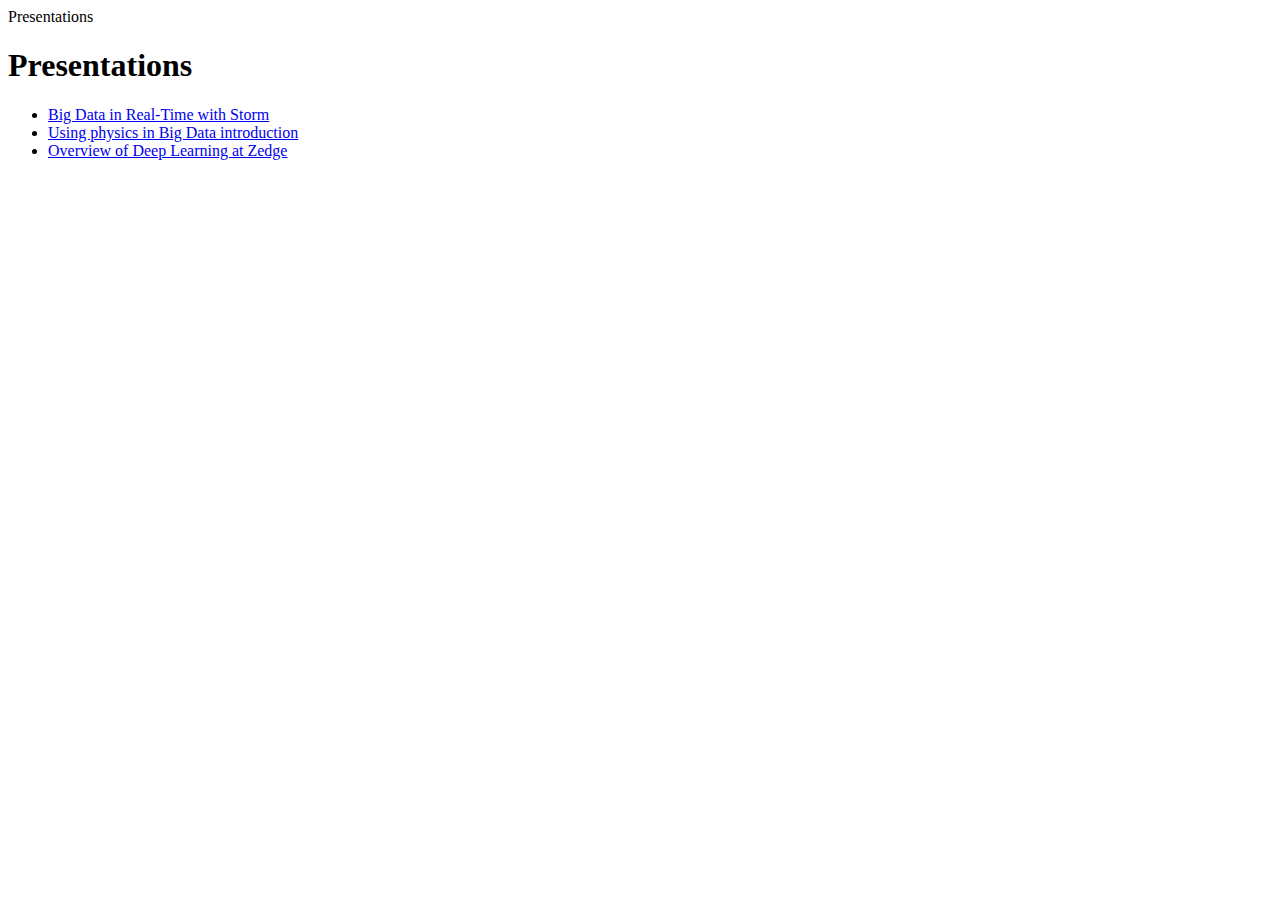
<file: index.html>
<html>
  <head>Presentations</head>
  <body>
    <h1>Presentations</h1>
    <ul>
      <li><a href="big_data_storm/">Big Data in Real-Time with Storm</a></li>
      <li><a href="big_data_physics/">Using physics in Big Data introduction</a></li>
      <li><a href="deep_learning_zedge/">Overview of Deep Learning at Zedge</a></li>
    </ul>
  </body>
</html>
</file>
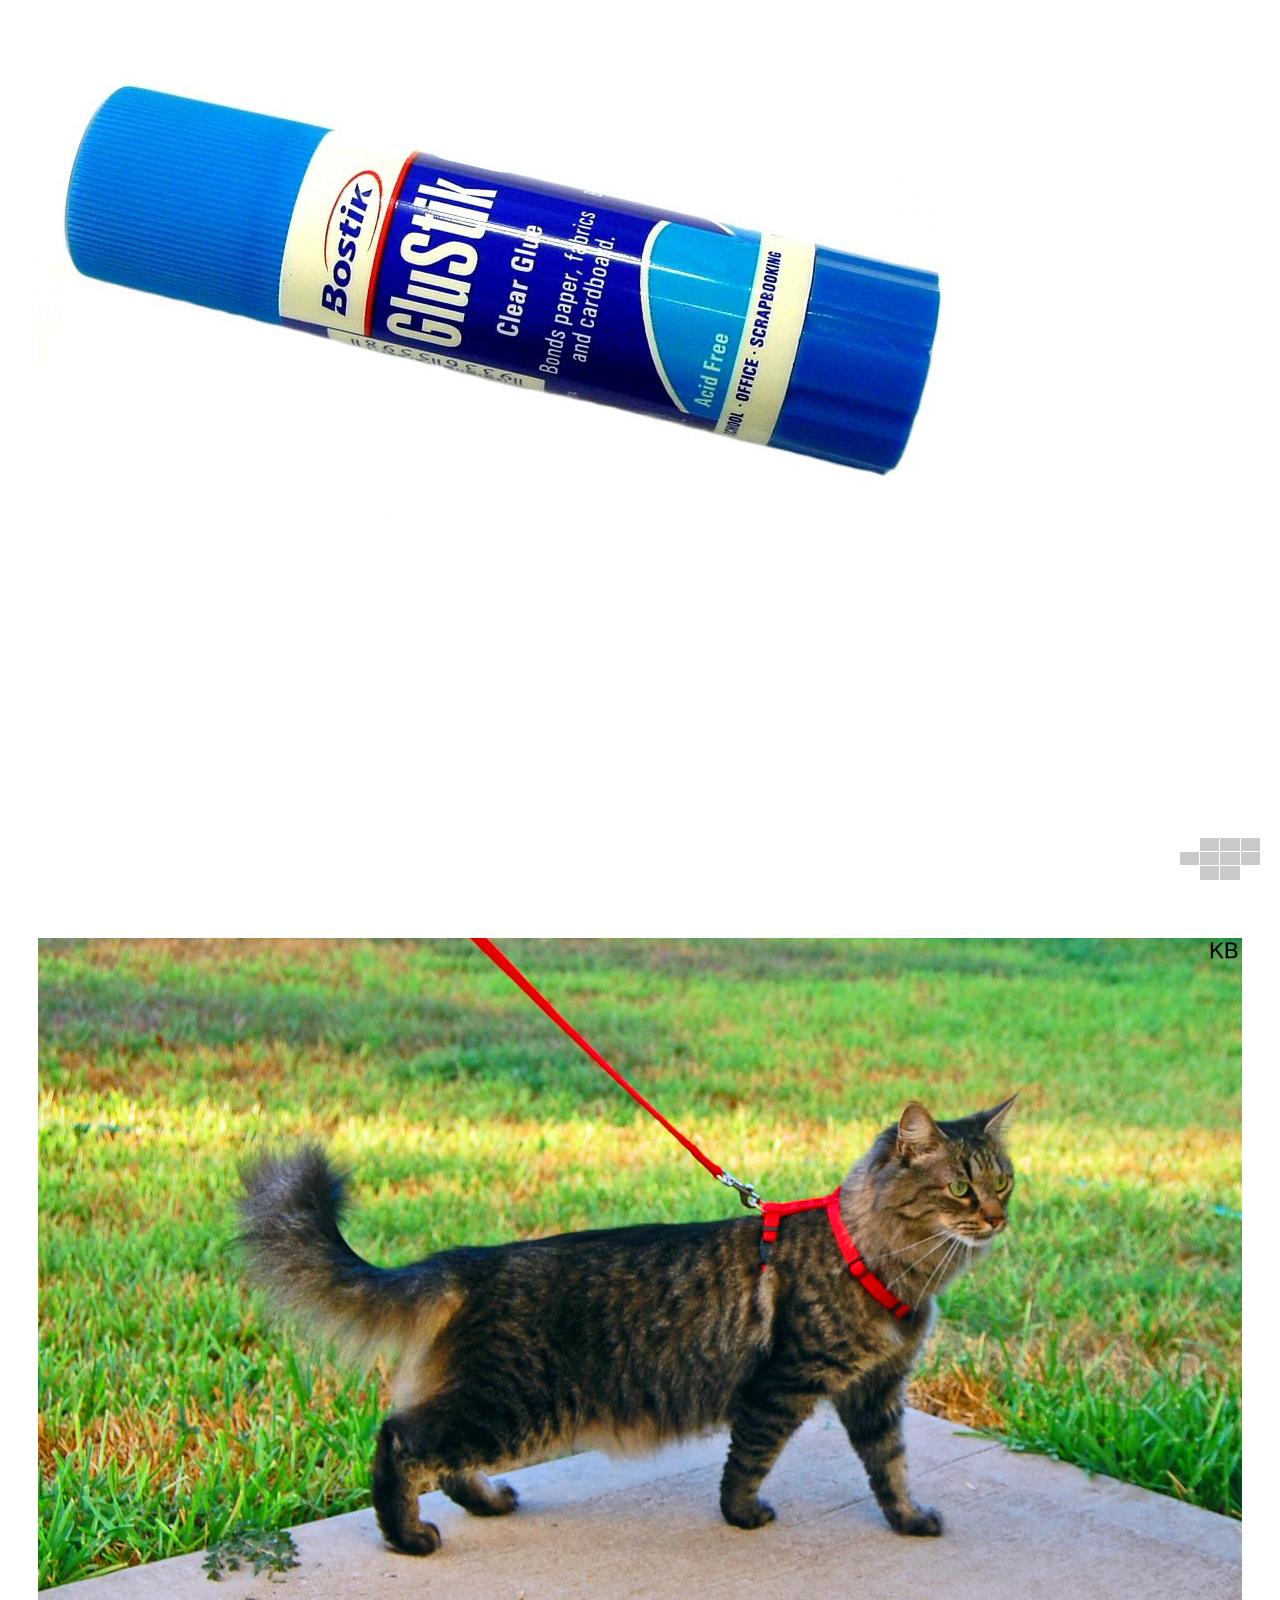
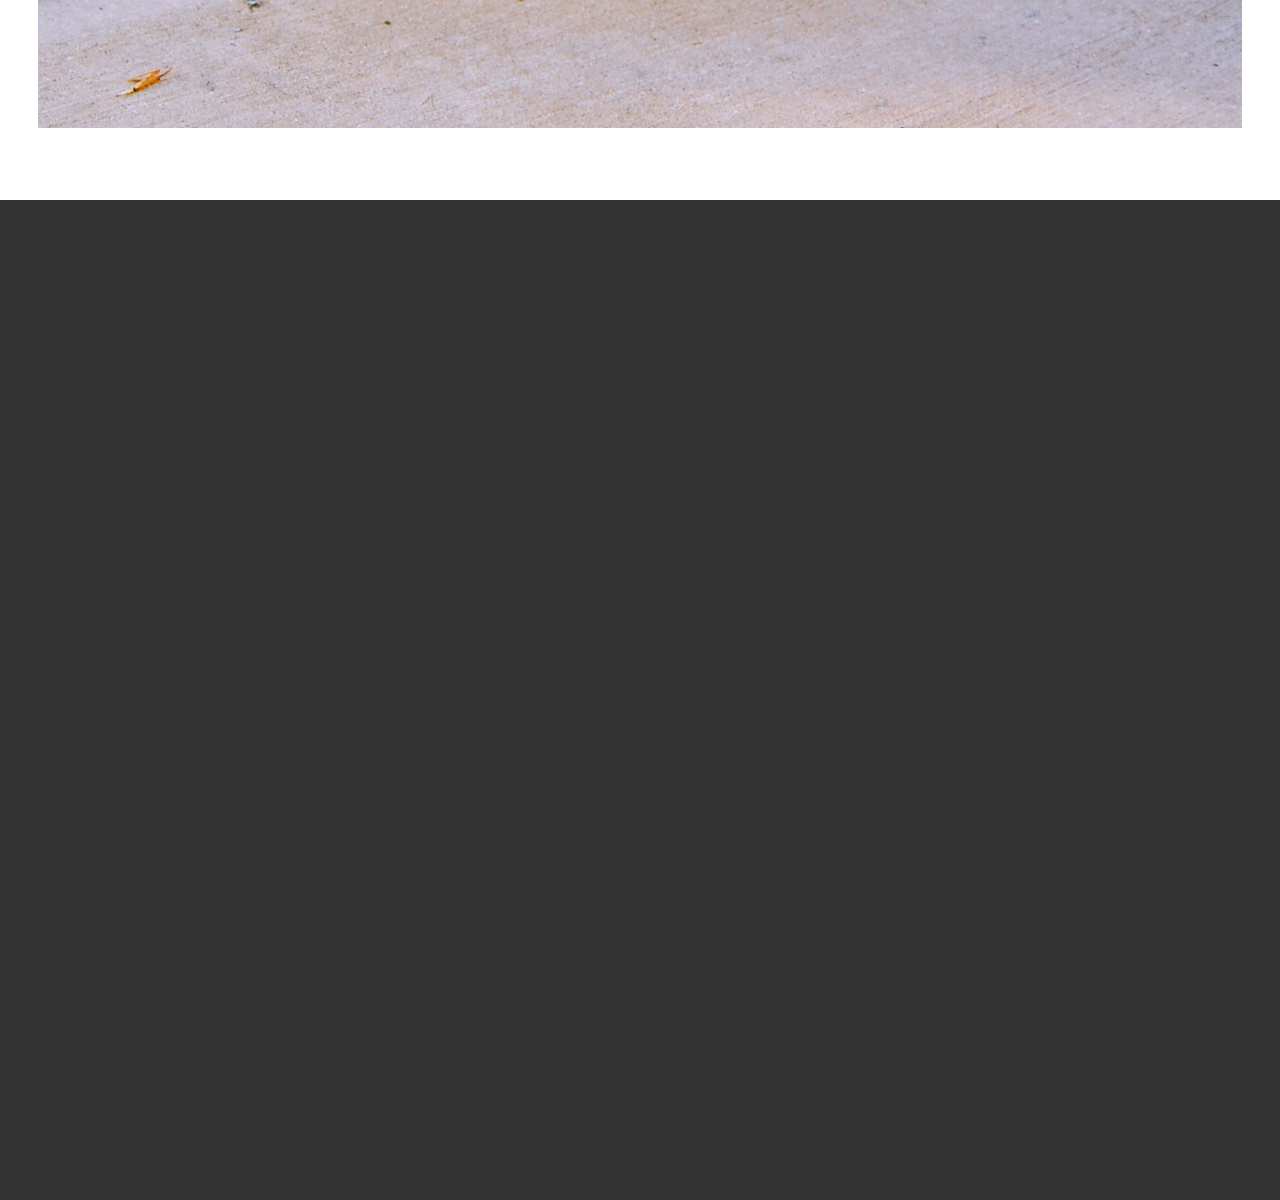
<file: big_data_physics/index.html>
<!DOCTYPE HTML>
<!--[if IE 6]>
<html id="ie6" lang="en-US" class="ie ie6 lt-ie9">
<![endif]-->
<!--[if IE 7]>
<html id="ie7" lang="en-US" class="ie ie7 lt-ie9">
<![endif]-->
<!--[if IE 8]>
<html id="ie8" lang="en-US" class="ie ie8 lt-ie9">
<![endif]-->
<!--[if gte IE 9]>
<html lang="en-US" class="ie ie9">
<![endif]-->
<!--[if !(IE)]><!-->
<html lang="en-US" class="">
<!--<![endif]-->
<head>
  <meta charset="UTF-8">
  <meta name="viewport" content="initial-scale=1.0">
  <meta name="apple-mobile-web-app-capable" content="yes">

  <title>Big Data in Real-Time with Storm</title>
  <link rel="stylesheet" href="assets/css/reset.css">
  <link rel="stylesheet" href="css/flowtime.css">
  <link rel="stylesheet" href="css/themes/zedge.css">
  <link rel="stylesheet" href="assets/css/prism.css">
</head>
<body>
  
  <div class="flowtime">
    <div class="ft-section" data-id="section-1">
      <div id="/section-2/page-1" class="ft-page cover" data-id="Cover">
        <img src="img/glue.jpg" />
      </div>
      <div id="/section-2/page-2" class="ft-page cover" data-id="page-1">
        <img src="img/Cat_harness_and_leash.jpg" />
      </div>
    </div>

    <div class="ft-section" data-id="section-2">
      <div id="/section-2/page-1" class="ft-page" data-id="page-1">
        <img src="img/Measuring_Tape_Inch+CM.jpg" />
      </div>
      <div id="/section-2/page-2" class="ft-page" data-id="page-2">
        <h2>Activity</h2>
          <h1>Total Traffic</h1>
          <hr />
          <h1>Active Users</h1>
      </div>
        <div id="/section-2/page-3" class="ft-page" data-id="page-3">
            <h2>Retention</h2>
            <h1>DAU</h1>
            <hr />
            <h1>MAU</h1>
        </div>
    </div>

    <div class="ft-section" data-id="section-3">
      <div id="/section-3/page-1" class="ft-page" data-id="page-1" data-title="Good">
          <h2>The good</h2>
          <h1>Simple</h1>
          <h1>Understandable</h1>
          <h1>Easy calculation</h1>
      </div>
      <div id="/section-3/page-2" class="ft-page" data-id="page-2" data-title="Bad">
        <h2>The bad</h2>
        <h1>Just a definition</h1>
        <h1>Not scale invariant</h1>
      </div>
        <div id="/section-3/page-3" class="ft-page" data-id="page-3" data-title="Ugly">
            <h2>The ugly</h2>
            <h1>DAU&nbsp;/&nbsp;MAU &#x2260; HAU&nbsp;/&nbsp;DAU</h1>
            <h1>DT&nbsp;/&nbsp;DAU &#x2260; HT&nbsp;/&nbsp;HAU</h1>
            <h1>Seasonal</h1>
            <h1>Delayed effect</h1>
        </div>
    </div>

    <div class="ft-section" data-id="section-4">
      <div id="/section-4/page-1" class="ft-page" data-id="page-1">
        <h1>Solution?</h1>
      </div>
        <div id="/section-4/page-2" class="ft-page" data-id="page-2">
            <img src="img/nima.jpg">
        </div>
    </div>
  </div>

  <div class="loglog"></div>

  <script src="js/brav1toolbox.js"></script>
  <script src="js/flowtime.js"></script>
  <script src="assets/js/prism.js"></script>

  <script type="text/javascript">
    var cacheTitle = document.title.replace("Big Data in Real-Time with Storm", "");
    var _gaq = _gaq || [];
    _gaq.push(['_setAccount', 'UA-1228618-10']);
    _gaq.push(['_trackPageview']);
    _gaq.push(['_trackEvent', 'Flowtime', 'Landing', document.title]);
    (function() {
    var ga = document.createElement('script'); ga.type = 'text/javascript'; ga.async = true;
    ga.src = ('https:' == document.location.protocol ? 'https://ssl' : 'http://www') + '.google-analytics.com/ga.js';
    var s = document.getElementsByTagName('script')[0]; s.parentNode.insertBefore(ga, s);
    })();
    
    // Configuration API test
    Flowtime.showProgress(true);
    //
    // event management
    Flowtime.addEventListener("flowtimenavigation", onNavigation, false);
    function onNavigation(e)
    {
      _gaq.push(['_trackEvent', 'Flowtime', 'Navigation', cacheTitle + ' > ' + document.title.replace("Flowtime.js | ", "")]);
      // console.log(cacheTitle + ' > ' + document.title.replace("Flowtime.js | ", ""));
      cacheTitle = document.title.replace("Big Data in Real-Time with Storm | ", "");
    }
    // starts the application with configuration options
    Flowtime.start();
  </script>
  <script type="text/javascript" src="http://slidemote.jit.su/slidemote.js#flowtime"></script>
</body>
</html>
</file>
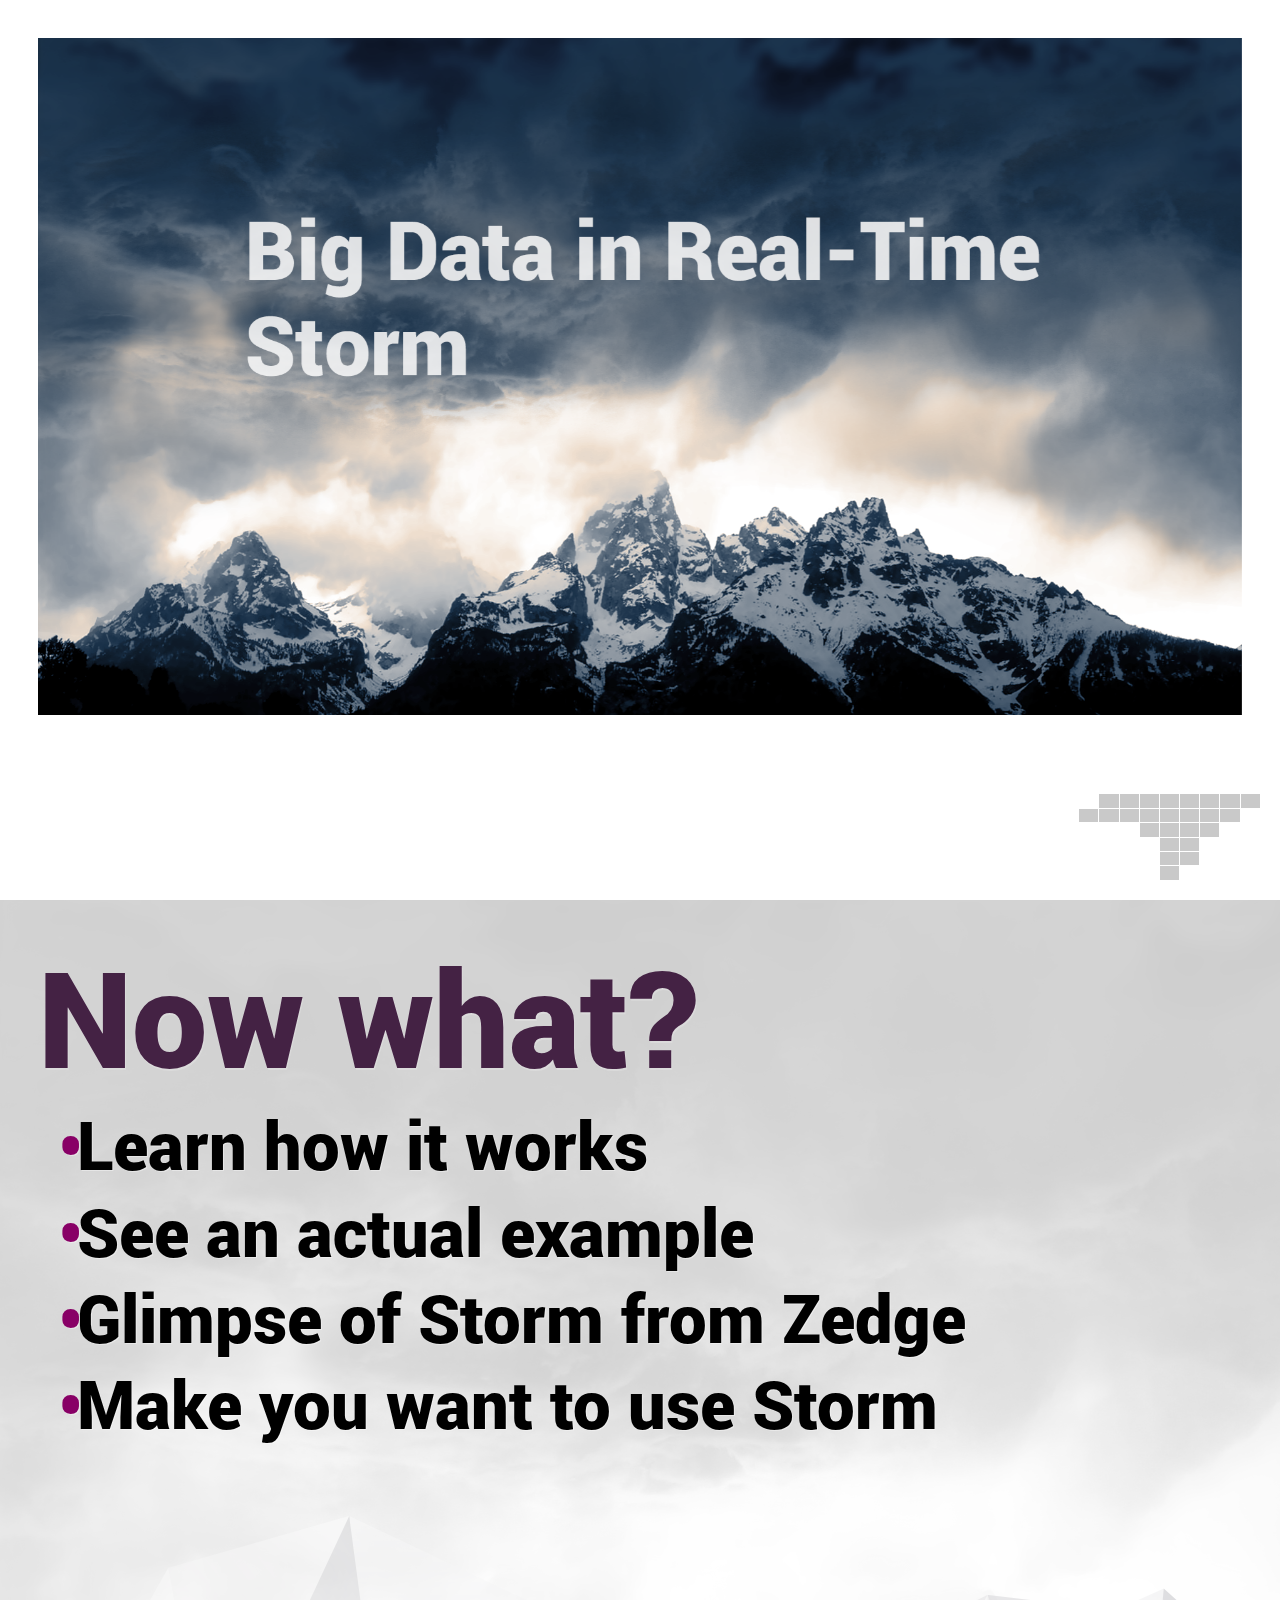
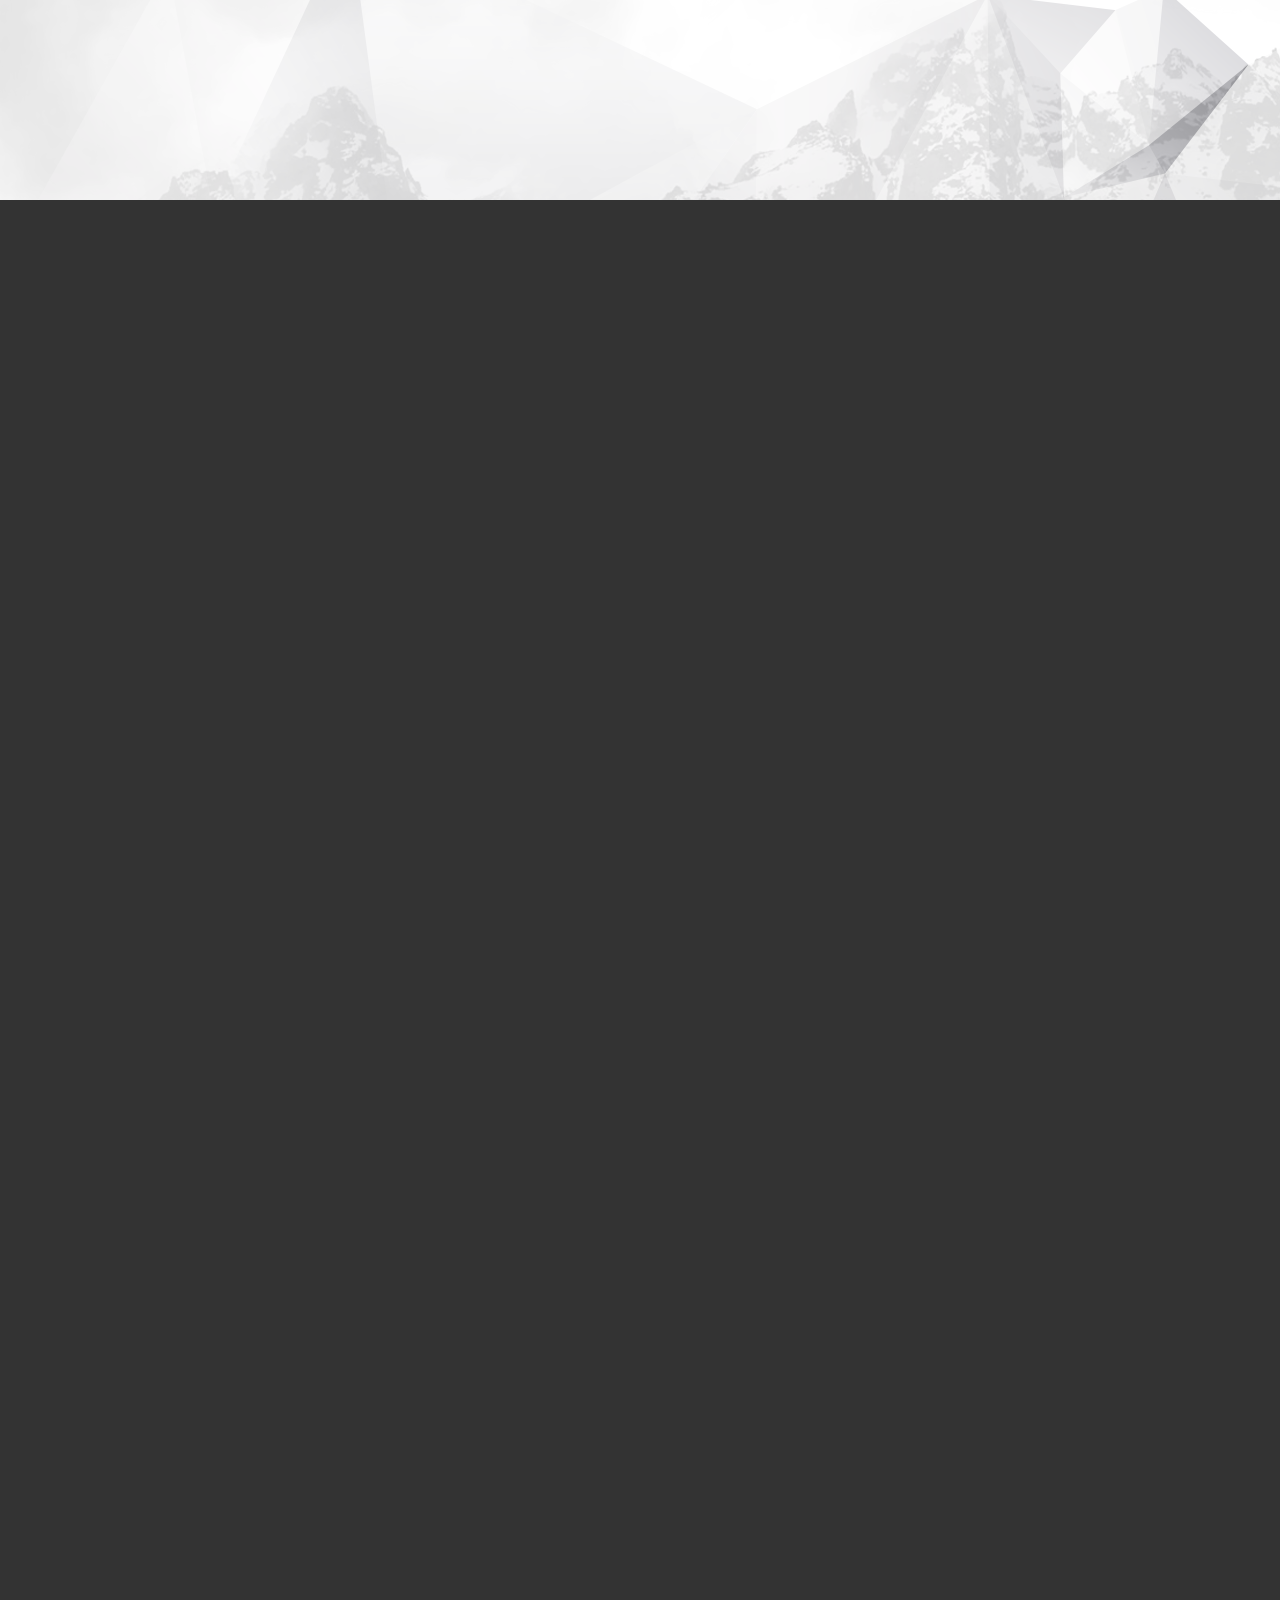
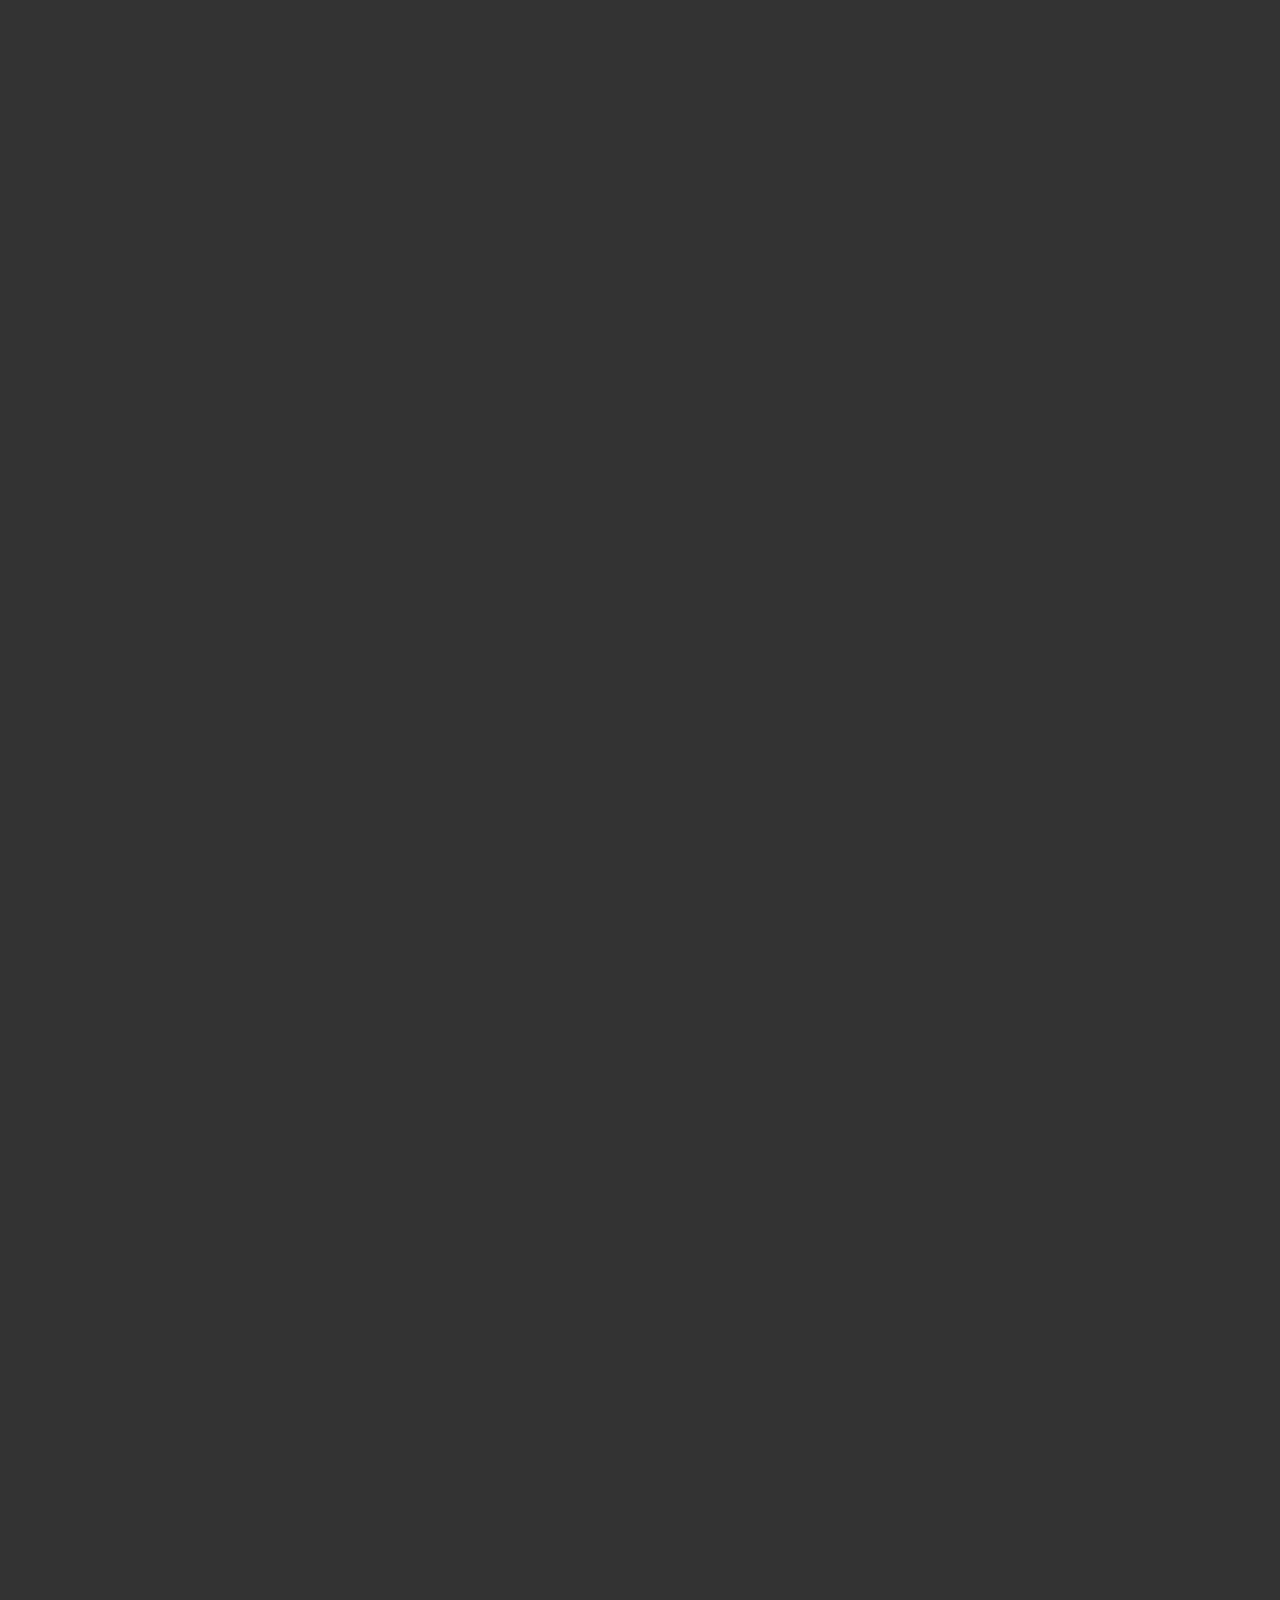
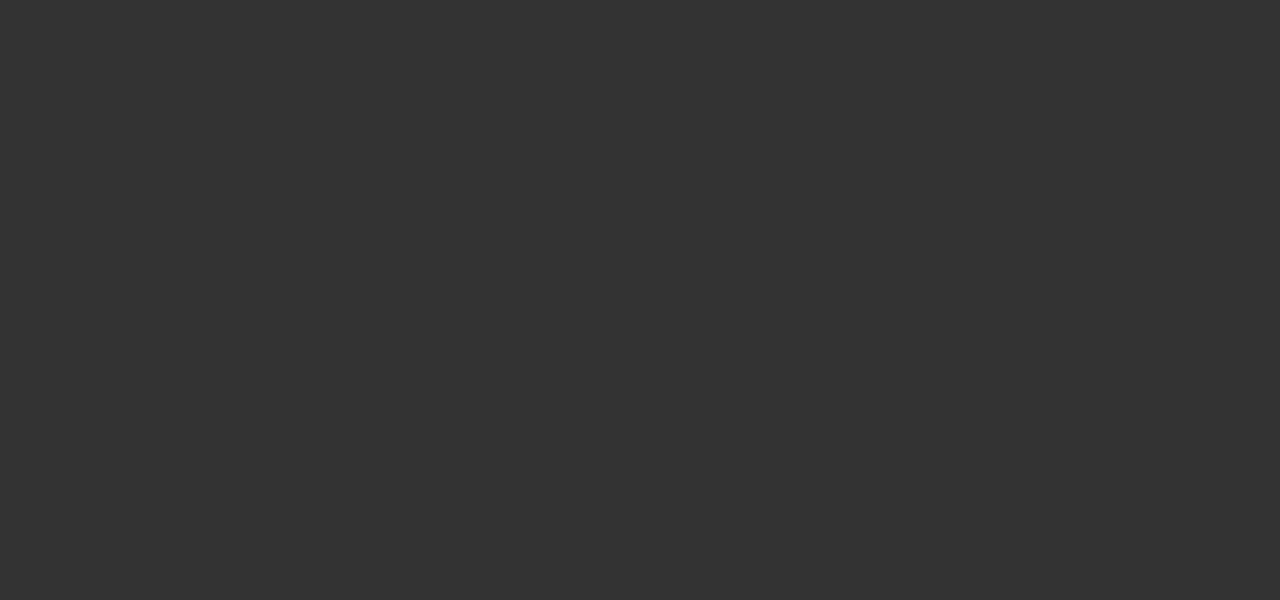
<file: big_data_storm/index.html>
<!DOCTYPE HTML>
<!--[if IE 6]>
<html id="ie6" lang="en-US" class="ie ie6 lt-ie9">
<![endif]-->
<!--[if IE 7]>
<html id="ie7" lang="en-US" class="ie ie7 lt-ie9">
<![endif]-->
<!--[if IE 8]>
<html id="ie8" lang="en-US" class="ie ie8 lt-ie9">
<![endif]-->
<!--[if gte IE 9]>
<html lang="en-US" class="ie ie9">
<![endif]-->
<!--[if !(IE)]><!-->
<html lang="en-US" class="">
<!--<![endif]-->
<head>
  <meta charset="UTF-8">
  <meta name="viewport" content="initial-scale=1.0">
  <meta name="apple-mobile-web-app-capable" content="yes">

  <title>Big Data in Real-Time with Storm</title>
  <link rel="stylesheet" href="assets/css/reset.css">
  <link rel="stylesheet" href="css/flowtime.css">
  <link rel="stylesheet" href="css/themes/zedge.css">
  <link rel="stylesheet" href="assets/css/prism.css">
</head>
<body>
  
  <div class="flowtime">
    <div class="ft-section" data-id="section-1">
      <div id="/section-2/page-1" class="ft-page cover" data-id="Cover">
        <img src="img/big_data_slide3.png" />
      </div>
      <div id="/section-2/page-2" class="ft-page" data-id="page-1">
        <h1>Now what?</h1>
        <ul>
          <li>Learn how it works</li>
          <li>See an actual example</li>
          <li>Glimpse of Storm from Zedge</li>
          <li>Make you want to use Storm</li>
        </ul>
      </div>
    </div>

    <div class="ft-section" data-id="section-2">
      <div id="/section-2/page-1" class="ft-page" data-id="page-1">
        <h1>The road to Storm</h1>
        <p>Batch with Hadoop</p>
        <ul>
          <li>MapReduce, Pig</li>
          <li>Workflow engines, i.e. oozie</li>
        </ul>
      </div>
      <div id="/section-2/page-2" class="ft-page" data-id="page-2">
        <h1>The need for Storm</h1>
        <ul>
          <li>Duplicated processing</li>
          <li>Delayed results</li>
          <li>Complexity in combining messages</li>
        <ul>
      </div>
    </div>

    <div class="ft-section" data-id="section-3">
      <div id="/section-3/page-1" class="ft-page" data-id="page-1" data-title="Zedge App">
        <img src="img/android_games_screenshot.png" />
      </div>
      <div id="/section-3/page-2" class="ft-page" data-id="page-2">
        <h1>Example</h1>
        <p>We show game catalog to user</p>
        <p>We do not want to show installed games</p>
        <p>We want to filter server side</p>
      </div>
    </div>

    <div class="ft-section" data-id="section-4">
      <div id="/section-4/page-1" class="ft-page" data-id="page-1">
        <h1>A Storm Topology</h1>
        <img src="img/topology.png" />
        <p>Processing pipeline is called topology</p>
        <p>Complex structures possible</p>
      </div>
      <div id="/section-4/page-2" class="ft-page" data-id="page-2">
        <h1>Spout</h1>
        <p>A source of streams</p>
        <ul>
          <li>Message broker like Kafka</li>
          <li>Any stream with an open API</li>
        </ul>
      </div>
      <div id="/section-4/page-3" class="ft-page" data-id="page-3">
        <h1>Bolt</h1>
        <p>A processing step</p>
        <ul>
          <li>Filter</li>
          <li>Aggregator</li>
          <li>Database connection</li>
        </ul>
      </div>
    </div>

    <div class="ft-section" data-id="section-5">
      <div id="/section-5/page-1" class="ft-page" data-id="page-1">
        <h1>A real-life example</h1>
        <img src="img/android_games_screenshot.png" />
      </div>
      <div id="/section-5/page-2" class="ft-page" data-id="page-2">
        <h1>Events from Scribe</h1>
        <p>1000-2000 messages per second</p>
        <p>Bursts of much higher load</p>
      </div>
      <div id="/section-5/page-3" class="ft-page" data-id="page-3">
        <h1>Filtering</h1>
        <p>Interesting subset of messages</p>
        <p>Ignore other messages</p>
      </div>
      <div id="/section-5/page-4" class="ft-page" data-id="page-4">
        <h1>Map data to internal formats</h1>
        <p>For each game:</p>
        <ol>
          <li>Lookup internal id</li>
          <li>Ignore if no internal id</li>
          <li>Keep internal id</li>
        </ol>
      </div>
      <div id="/section-5/page-5" class="ft-page" data-id="page-5">
        <h1>Synchronize data map</h1>
        <p>Lookup in CouchDB view too slow</p>
        <p>Cache view</p>
        <p>Refresh every 5 minutes</p>
      </div>
      <div id="/section-5/page-6" class="ft-page" data-id="page-5">
        <h1>Store data in Redis</h1>
        <p>Multiple Redis servers</p>
        <p>TwemProxy/Nutcracker</p>
        <p>Jedis library with connection pool</p>
      </div>
    </div>

    <div class="ft-section" data-id="section-6">
      <div id="/section-6/page-1" class="ft-page" data-id="page-1">
        <h1>Storm UI</h1>
        <img src="img/storm.png" />
      </div>
      <div id="/section-6/page-2" class="ft-page parallax-demo" data-id="page-2">
        <h1>ScribeSpout</h1>
        <img src="img/spouts.png" />
      </div>
      <div id="/section-6/page-3" class="ft-page" data-id="page-3">
        <h1>Bolts</h1>
        <img src="img/bolts.png" />
      </div>
      <div id="/section-6/page-4" class="ft-page" data-id="page-4">
        <h1>Executors</h1>
        <img src="img/executors.png" />
      </div>
      <div id="/section-6/page-5" class="ft-page" data-id="page-5">
        <h1>Topology</h1>
        <img src="img/topology_stats.png" />
      </div>
    </div>

    <div class="ft-section" data-id="section-7">
      <div id="/section-7/page-1" class="ft-page" data-id="page-1" data-title="Burst">
        <img src="img/burst.png" />
      </div>
      <div id="/section-7/page-2" class="ft-page" data-id="page-2">
        <h1>10 minute stats</h1>
        <h1 class="attention">Emitted: 17141360</h1>
        <h1 class="attention">Acked: 16501980</h1>
      </div>
      <div id="/section-7/page-3" class="ft-page" data-id="page-3">
        <h1>Events per second</h1>
        <h1 class="attention">Emitted: 28568</h1>
        <h1 class="attention">Acked: 27503</h1>
      </div>
    </div>
    <div class="ft-section" data-id="section-7">
      <div id="/section-1/page-1" class="ft-page" data-id="page-1" data-title="Zedge">
	<img src="img/zedge_logo.png" />
	<p>The leading mobile distribution &amp; discovery service</p>
	<!--p>Every day, millions of users come to Zedge for great games and personalization content</p-->
        <p class="page-title">Zedge (<a href="http://www.zedge.net/" target="_blank">zedge.net</a>)</p>
        <img class="full-image" src="img/android_ios_phones_isolated.png" />
      </div>
      <div id="/section-1/page-2" class="ft-page" data-id="page-2" data-title="Knut">
	<img src="img/knut.png">
        <p>Just a Data Scientist</p>
	<p>and a team lead</p>
	<p>but mostly a geek who's been around a while</p>
        <p class="page-title">Knut O. Hellan (<a href="https://twitter.com/KnutHellan" target="_blank">@KnutHellan</a>)</p>
      </div>
    </div>

    <div class="ft-section" data-id="section-8">
      <div id="/section-8/page-1" class="ft-page" data-id="page-1">
        <h1>Storm</h1>
        <p>Get started at <a href="http://storm-project.net/">storm-project.net</a></p>
        <p>Starter project</p>
        <p>Installation instructions</p>
        <p>Use any language supported by Thrift</p>
      </div>
    </div>
  </div>

  <div class="loglog"></div>

  <script src="js/brav1toolbox.js"></script>
  <script src="js/flowtime.js"></script>
  <script src="assets/js/prism.js"></script>

  <script type="text/javascript">
    var cacheTitle = document.title.replace("Big Data in Real-Time with Storm", "");
    var _gaq = _gaq || [];
    _gaq.push(['_setAccount', 'UA-1228618-10']);
    _gaq.push(['_trackPageview']);
    _gaq.push(['_trackEvent', 'Flowtime', 'Landing', document.title]);
    (function() {
    var ga = document.createElement('script'); ga.type = 'text/javascript'; ga.async = true;
    ga.src = ('https:' == document.location.protocol ? 'https://ssl' : 'http://www') + '.google-analytics.com/ga.js';
    var s = document.getElementsByTagName('script')[0]; s.parentNode.insertBefore(ga, s);
    })();
    
    // Configuration API test
    Flowtime.showProgress(true);
    //
    // event management
    Flowtime.addEventListener("flowtimenavigation", onNavigation, false);
    function onNavigation(e)
    {
      _gaq.push(['_trackEvent', 'Flowtime', 'Navigation', cacheTitle + ' > ' + document.title.replace("Flowtime.js | ", "")]);
      // console.log(cacheTitle + ' > ' + document.title.replace("Flowtime.js | ", ""));
      cacheTitle = document.title.replace("Big Data in Real-Time with Storm | ", "");
    }
    // starts the application with configuration options
    Flowtime.start();
  </script>
  <script type="text/javascript" src="http://slidemote.jit.su/slidemote.js#flowtime"></script>
</body>
</html>
</file>
<file: big_data_physics/css/flowtime.css>
/* STRUCTURE */

	html, body {
		width: 100%;
		height: 100%;
		-webkit-text-size-adjust:none;
	}

	body { 
		white-space: nowrap; 	/* disable the wrapping of the space between articles */
	}

	.flowtime {
		font-size: 0; 			/* removes the white spaces between inline-block elements */
								/* WARNING! this technique does non remove the white-space in Safari for Windows */
								/* unless you use this hack: http://absolide.tumblr.com/post/36597829434/safari-inline-block-white-spaces-bug-fix */
								/* you can use any other white-space removal technique as per: http://css-tricks.com/fighting-the-space-between-inline-block-elements/ */
		width: 100%;
		height: 100%;
		     -o-transform-origin: 0 0;
		    -ms-transform-origin: 0 0;
		   -moz-transform-origin: 0 0;
		-webkit-transform-origin: 0 0;
				transform-origin: 0 0;
		     -o-transform: translateZ(0);
		    -ms-transform: translateZ(0);
		   -moz-transform: translateZ(0);
		-webkit-transform: translateZ(0);
				transform: translateZ(0);
		     -o-backface-visibility: hidden;
		    -ms-backface-visibility: hidden;
		   -moz-backface-visibility: hidden;
		-webkit-backface-visibility: hidden;
				backface-visibility: hidden;
		     -o-transition:      -o-transform 0.5s cubic-bezier(.77, .10, .22, 1);
		   -moz-transition:    -moz-transform 0.5s cubic-bezier(.77, .10, .22, 1);
		-webkit-transition: -webkit-transform 0.5s cubic-bezier(.77, .10, .22, 1);
				transition:         transform 0.5s cubic-bezier(.77, .10, .22, 1);
				
	}

	.flowtime.no-transition {
		     -o-transition:      -o-transform 0s;
		   -moz-transition:    -moz-transform 0s;
		-webkit-transition: -webkit-transform 0s;
				transition:         transform 0s;
	}

/* SECTIONS (COLUMNS) */

	/* base section */
	.ft-section {
		width: 100%;
		height: 100%;

		position: relative;
		
		     -o-transform: translateZ(0);
		    -ms-transform: translateZ(0);
		   -moz-transform: translateZ(0);
		-webkit-transform: translateZ(0);
				transform: translateZ(0);
		
	}

	/* section and section thumb alignment */
	.ft-section, .ft-section-thumb {
		font-size: 16px; 		/* reset the regular font size, in the old way… */
		font-size: 1rem; 		/* and in the modern way */
		white-space: normal;
		display: inline-block;	/* let the block elements stay on the same line */
								/* used together the white-space: nowrap; declaration */
								/* the elements doesn't break the line */
		vertical-align: top; 	/* fix the default alignement for the inline-block elements (default: baseline) */
								/* if different from "top" set Flowtime.slideWithPx(true) */
	}

/* PAGES */

	/* base page */
	.ft-page {
		   -moz-box-sizing: border-box;
		-webkit-box-sizing: border-box;
		        box-sizing: border-box;
		width: 100%;
		height: 100%;
		position: relative;
		z-index: auto;
		/**
		 * GPU acceleration disabled to drop down memory consuption on tablet and smartphones
		 */
		/*
			 -o-transform: translateZ(0);
		    -ms-transform: translateZ(0);
		   -moz-transform: translateZ(0);
		-webkit-transform: translateZ(0);
				transform: translateZ(0);
		*/
	}
	
	/**
	 * GPU acceleration enabled only on the pages involved in the slide animation to ensure no glitches on transition
	 */
	.ft-page.actual,
	.ft-page.actual-out {
		z-index: 100;
		     -o-transform: translateZ(0);
		    -ms-transform: translateZ(0);
		   -moz-transform: translateZ(0);
		-webkit-transform: translateZ(0);
				transform: translateZ(0);
	}

	/* pages in overview mode */
	.ft-overview .ft-page {
		opacity: 0.5;
		cursor: pointer;
		     -o-transition: all 0.5s cubic-bezier(.77, .10, .22, 1);
		   -moz-transition: all 0.5s cubic-bezier(.77, .10, .22, 1);
		-webkit-transition: all 0.5s cubic-bezier(.77, .10, .22, 1);
				transition: all 0.5s cubic-bezier(.77, .10, .22, 1);
		     -o-transform: scale(0.95);
		    -ms-transform: scale(0.95);
		   -moz-transform: scale(0.95);
		-webkit-transform: scale(0.95);
				transform: scale(0.95);
		     -o-transform-origin: 50% 50%;
		    -ms-transform-origin: 50% 50%;
		   -moz-transform-origin: 50% 50%;
		-webkit-transform-origin: 50% 50%;
				transform-origin: 50% 50%;
	}

	.ft-overview .ft-page * {
		pointer-events: none;
	}

/* JAVASCRIPT NAVIGATION HOOKS */

	.ft-absolute-nav {
		overflow: hidden;
	}


	.ft-absolute-nav .flowtime {
		position: absolute;
	}

/* EYE CANDY OVERRIDABLE CLASSES AND PROPERTIES */

/* FRAGMENTS */

	.ft-fragment {
		opacity: 0;
		     -o-transition: all 0.3s cubic-bezier(.77, .10, .22, 1);
		   -moz-transition: all 0.3s cubic-bezier(.77, .10, .22, 1);
		-webkit-transition: all 0.3s cubic-bezier(.77, .10, .22, 1);
				transition: all 0.3s cubic-bezier(.77, .10, .22, 1);
		     -o-transform: translateZ(0);
		    -ms-transform: translateZ(0);
		   -moz-transform: translateZ(0);
		-webkit-transform: translateZ(0);
				transform: translateZ(0);
	}

	.ft-fragment.revealed.step {
		opacity: 0.3;
	}

	.ft-fragment.revealed.shy {
		opacity: 0;
	}

	.ft-fragment.revealed,
	.ft-fragment.revealed-temp,
	.ft-fragment.revealed.actual {
		opacity: 1;
	}

/* DEFAULT PROGRESS */

	.ft-default-progress {
		position: fixed;
		bottom: 16px;
		bottom: 1rem;
		right: 16px;
		right: 1rem;
		z-index: 1000;
		opacity: 0.3;
		     -o-transition: all 0.5s cubic-bezier(.77, .10, .22, 1);
		   -moz-transition: all 0.5s cubic-bezier(.77, .10, .22, 1);
		-webkit-transition: all 0.5s cubic-bezier(.77, .10, .22, 1);
				transition: all 0.5s cubic-bezier(.77, .10, .22, 1);
	}

	.ft-default-progress:hover {
		opacity: 1;
	}

	/* default progress disappears when in overview mode */
	.ft-overview .ft-default-progress {
		opacity: 0;
		pointer-events: none;
	}

	/* default progress page thumb */
	.ft-page-thumb {
		   -moz-box-sizing: border-box;
		-webkit-box-sizing: border-box;
		        box-sizing: border-box;
		width: 1rem;
		height: 0.7rem;
		margin-right: 1px;
		margin-bottom: 1px;
		background-color: rgba(0,0,0,0.7);
		cursor: pointer;
		     -o-transition: all 0.5s cubic-bezier(.77, .10, .22, 1);
		   -moz-transition: all 0.5s cubic-bezier(.77, .10, .22, 1);
		-webkit-transition: all 0.5s cubic-bezier(.77, .10, .22, 1);
				transition: all 0.5s cubic-bezier(.77, .10, .22, 1);
	}

	.ft-page-thumb:hover {
		background-color: rgba(255,255,255,0.7);
	}

	.ft-page-thumb.actual {
		background-color: rgba(255,255,255,0.5);
		border: 1px solid #ffffff;	
	}

	/* overview mode page highlighting */

	.ft-overview .ft-page.actual {
		opacity: 0.25;
	}

	.ft-overview .ft-page.hilite {
		opacity: 1;
	}

	.ft-overview .ft-page:hover {
		opacity: 1;
	}

/* HARDWARE ACCELERATED ELEMENTS */
/* I've not used * because causes issues with current Chrome */

	img {
			 -o-transform: translateZ(0);
		    -ms-transform: translateZ(0);
		   -moz-transform: translateZ(0);
		-webkit-transform: translateZ(0);
				transform: translateZ(0);
		     -o-backface-visibility: hidden;
		    -ms-backface-visibility: hidden;
		   -moz-backface-visibility: hidden;
		-webkit-backface-visibility: hidden;
				backface-visibility: hidden;
	}

/* PARALLAX MANAGEMENT */

 	.parallax {
 		position: relative;
		     -o-transition: all 0.5s cubic-bezier(.50, .10, .50, 1);
		   -moz-transition: all 0.5s cubic-bezier(.50, .10, .50, 1);
		-webkit-transition: all 0.5s cubic-bezier(.50, .10, .50, 1);
				transition: all 0.5s cubic-bezier(.50, .10, .50, 1);
	}
 	
	.ft-overview .parallax {
		     -o-transform: translateZ(0) !important;
		    -ms-transform: translateZ(0) !important;
		   -moz-transform: translateZ(0) !important;
		-webkit-transform: translateZ(0) !important;
				transform: translateZ(0) !important;
	}
</file>
<file: big_data_physics/css/themes/zedge.css>
/* Generated by Font Squirrel (http://www.fontsquirrel.com) on October 22, 2012 05:21:39 PM America/New_York */
@font-face {
    font-family: 'Roboto';
    src: url('../../assets/fonts/roboto-1.100141/Roboto-Black.ttf') format('truetype');
    font-weight: bold;
    font-style: normal;
}

/* Generated by Font Squirrel (http://www.fontsquirrel.com) on December 29, 2012 05:04:11 AM America/New_York */

@font-face {
    font-family: 'Roboto';
    src: url('../../assets/fonts/roboto-1.100141/Roboto-Black.ttf') format('truetype');
    font-weight: normal;
    font-style: normal;

}

/* theme */

html {
	font-size: 100%;
	line-height: 1.5rem;
	background-color: #333333;
	color: black;
	text-shadow: 1px 1px 0 rgba(255, 255, 255, 0.4);
}

body {
	font-family: "Roboto", sans-serif;
}

.navigation, .credits, .switches {
	display: none;
}

.ft-page {
	padding: 2rem;
        /* background-image:url('slider_background_texture2.png');*/
	background-color: #ffffff;
        background-repeat:no-repeat;
}

.full-image {
  position:absolute;
  top: 0;
  left: 0;
  margin: 0;
  padding: 0;
}
.cover {
        background-image: none;
}

.phones {
        background-image:url('android_ios_phones.png');
}

.flowtime h1,
.flowtime h2,
.flowtime h3,
.flowtime h4,
.flowtime h5,
.flowtime h6,
.flowtime p,
.flowtime ul,
.flowtime ol,
.flowtime dl,
.flowtime li,
.flowtime dt,
.flowtime dd {
	display: block;
	     -o-transition: all 0.3s cubic-bezier(.77, .10, .22, 1);
	   -moz-transition: all 0.3s cubic-bezier(.77, .10, .22, 1);
	-webkit-transition: all 0.3s cubic-bezier(.77, .10, .22, 1);
			transition: all 0.3s cubic-bezier(.77, .10, .22, 1);
}

/* headings */

.flowtime h1,
.flowtime h2,
.flowtime h3,
.flowtime h4,
.flowtime h5,
.flowtime h6 {
	font-family: "Roboto";
	font-weight: bold;
	color: #cccccc;
	text-shadow: 1px 2px 0 rgba(255,255,255,0.2);
}

.flowtime h1 {
	//font-size: 3.5rem;
	font-size: 7.0rem;
	//line-height: 3rem;
	line-height: 6rem;
	color: #442244;
	margin: 1rem 0 2rem 0;
}

.flowtime h2 {
	font-size: 2.5rem;
	line-height: 2.5rem;
	margin: 2rem 0;
}

.flowtime h3 {
	font-size: 2rem;
	line-height: 2rem;
	margin: 2rem 0;
}

.flowtime h4,
.flowtime h5,
.flowtime h6 {
	font-size: 1.75rem;
	line-height: 2rem;
	margin: 2rem 0;
}

/* paragraph */

.flowtime p {
	//font-size: 1.75rem;
	font-size: 3.5rem;
	//line-height: 2rem;
	line-height: 4rem;
	margin: 2rem 0;
}

/* lists */

.flowtime ul,
.flowtime ol,
.flowtime dl {
	//font-size: 1.75rem;
	font-size: 3.5rem;
	//line-height: 2rem;
	line-height: 4rem;
	margin: 2rem 0;
}

.flowtime ul,
.flowtime ol,
.flowtime dl {
	margin: 0 2rem;
}

.flowtime li,
.flowtime dd {
	//line-height: 1.75rem;
	line-height: 3.5rem;
	margin-bottom: 1rem;
	position: relative;
}

.flowtime dt {
	position: relative;
}

.flowtime ul li:before,
.flowtime dl dt:before {
	content: "\2022";
	text-align: right;
	color: #880066;
	margin-right: 0.5rem;
	display: inline-block;
	position: absolute;
	left: -1rem;
}

.flowtime ol {
	counter-reset: list;
}

.flowtime ol li:before {
	content: counter(list) ".";
	counter-increment: list;
	font-size: 0.75em;
	color: #880066;
	margin-right: 0.5rem;
	display: inline-block;
	position: relative;
	top: -0.075em;
}

.flowtime dl dd {
	font-size: 0.8em;
	margin-left: 1rem;
}

.flowtime small {
	font-size: 0.6em;
	vertical-align: middle;
}

.flowtime pre,
.flowtime code {
	font-family: monospace;
	margin: 1rem 0;
}

.flowtime strong {
	font-weight: bold;
	color: #ffdd00;
	text-shadow: 1px 2px 0 #000000, 1px -1px 0 rgba(0,0,0,0.3), -1px -1px 0 rgba(0,0,0,0.3), -1px 1px 0 rgba(0,0,0,0.3)
}

/* quotes and citations */

.flowtime q {
	quotes: "“" "”";
}

.flowtime q:before {
	content: open-quote;
}

.flowtime q:after {
	content: close-quote;
}

.flowtime blockquote {
	font-size: 1.5rem;
	margin: 1.5rem 2rem;
	padding: 1rem;
	background-color: rgba(0,0,0,0.3);
	border-left: 0.5rem solid rgba(255,255,255,0.5);
	border-radius: 0.5rem;
}

.flowtime q,
.flowtime cite,
.flowtime blockquote {
	font-style: italic;
}

/* variations */

.flowtime .small {
	font-size: 0.6em;
}

.flowtime .attention {
	color: #ff0000;
	text-shadow: 1px 2px 0 #000000, 1px -1px 0 rgba(0,0,0,0.3), -1px -1px 0 rgba(0,0,0,0.3), -1px 1px 0 rgba(0,0,0,0.3)
}

.flowtime sup {
	font-size: 0.7em;
	position: relative;
	top: -0.5em;
}

/* links and focus */

.flowtime a,
.flowtime a:link,
.flowtime a:visited,
.flowtime a:hover,
.flowtime a:active,
.flowtime a:focus, 
.flowtime a:hover img,
.flowtime a:active img,
.flowtime a:focus img {
	color: #32affc;
	text-shadow: 1px 1px 0 #000000;
	     -o-transition: all 0.3s;
	   -moz-transition: all 0.3s;
	-webkit-transition: all 0.3s;
			transition: all 0.3s;
}

.flowtime a:hover,
.flowtime a:active,
.flowtime a:focus, 
.flowtime a:hover img,
.flowtime a:active img,
.flowtime a:focus img {
	color: #ff9900;
	outline: none;
	background-color: rgba(255,255,255,0.2);
	-webkit-box-shadow: 1px 2px 10px 0 rgba(0,0,0,0.5);
	        box-shadow: 1px 2px 10px 0 rgba(0,0,0,0.5);
}

.flowtime a:hover img,
.flowtime a:active img,
.flowtime a:focus img {
	-webkit-box-shadow: 1px 2px 10px 5px rgba(0,0,0,0.5);
	        box-shadow: 1px 2px 10px 5px rgba(0,0,0,0.5);
}

/* stackable content */

.flowtime .stack {
	width: 100%;
	height: 100%;
	margin: 1rem 0;
	position: relative;
}

.flowtime .stacked {
	width: 100%;
	position: absolute;
	top: 0;
	left: 0;
}

.flowtime img {
	max-width: 100%;
	max-height: 100%;
	display: block;
}

/* horizontally and vertically centered stackable content */

.flowtime .stack-center {
	text-align: center;
	white-space: nowrap;
	position: absolute;
	top: 	2rem;
	right: 	2rem;
	bottom: 2rem;
	left: 	2rem;
}

.flowtime .stack-center:before {
	content: "";
	height: 100%;
	display: inline-block;
	vertical-align: middle;
}

.flowtime .stack-center .stacked-center {
	white-space: normal;
	max-width: 100%;
	max-height: 100%;
	display: inline-block;
	vertical-align: middle;
}

/* media queries */

@media screen and (min-height: 41em) and (min-width: 80em)
{
	html {
		font-size: 120%;
	}

	.ft-page {
		
	}
}

@media screen and (min-height: 50em) and (min-width: 90em)
{
	html {
		font-size: 140%;
	}

	.ft-page {
		
	}
}

@media screen and (max-device-height: 578px)
{
	html {
		font-size: 50%;
	}

	.ft-page {
		
	}
}
</file>
<file: big_data_physics/assets/css/prism.css>
/**
 * prism.js Dark theme for JavaScript, CSS and HTML
 * Based on the slides of the talk “/Reg(exp){2}lained/”
 * @author Lea Verou
 */

code[class*="language-"],
pre[class*="language-"] {
	color: white;
	text-shadow: 0 -.1em .2em black;
	font-family: Consolas, Monaco, 'Andale Mono', monospace;
	direction: ltr;
	text-align: left;
	white-space: pre;
	word-spacing: normal;
	
	-moz-tab-size: 4;
	-o-tab-size: 4;
	tab-size: 4;
	
	-webkit-hyphens: none;
	-moz-hyphens: none;
	-ms-hyphens: none;
	hyphens: none;
}

pre[class*="language-"],
:not(pre) > code[class*="language-"] {
	background: hsl(30,20%,25%);
}

/* Code blocks */
pre[class*="language-"] {
	padding: 1em;
	margin: .5em 0;
	overflow: auto;	
	border: .3em solid hsl(30,20%,40%);
	border-radius: .5em;
	box-shadow: 1px 1px .5em black inset;
}

/* Inline code */
:not(pre) > code[class*="language-"] {
	padding: .15em .2em .05em;
	border-radius: .3em;
	border: .13em solid hsl(30,20%,40%);
	box-shadow: 1px 1px .3em -.1em black inset;
}

.token.comment,
.token.prolog,
.token.doctype,
.token.cdata {
	color: hsl(30,20%,50%);
}

.token.punctuation {
	opacity: .7;
}

.namespace {
	opacity: .7;
}

.token.property,
.token.tag,
.token.boolean,
.token.number {
	color: hsl(350, 40%, 70%);
}

.token.selector,
.token.attr-name,
.token.string {
	color: hsl(75, 70%, 60%);
}

.token.operator,
.token.entity,
.token.url,
.language-css .token.string,
.style .token.string {
	color: hsl(40, 90%, 60%);
}

.token.atrule,
.token.attr-value,
.token.keyword {
	color: hsl(350, 40%, 70%);
}


.token.regex,
.token.important {
	color: #e90;
}

.token.important {
	font-weight: bold;
}

.token.entity {
	cursor: help;
}
pre[data-line] {
	position: relative;
	padding: 1em 0 1em 3em;
}

.line-highlight {
	position: absolute;
	left: 0;
	right: 0;
	padding: inherit 0;
	margin-top: 1em; /* Same as .prism’s padding-top */

	background: hsla(24, 20%, 50%,.08);
	background: -moz-linear-gradient(left, hsla(24, 20%, 50%,.1) 70%, hsla(24, 20%, 50%,0));
	background: -webkit-linear-gradient(left, hsla(24, 20%, 50%,.1) 70%, hsla(24, 20%, 50%,0));
	background: -o-linear-gradient(left, hsla(24, 20%, 50%,.1) 70%, hsla(24, 20%, 50%,0));
	background: linear-gradient(left, hsla(24, 20%, 50%,.1) 70%, hsla(24, 20%, 50%,0));
	
	pointer-events: none;
	
	line-height: inherit;
	white-space: pre;
}

	.line-highlight:before,
	.line-highlight[data-end]:after {
		content: attr(data-start);
		position: absolute;
		top: .4em;
		left: .6em;
		min-width: 1em;
		padding: 0 .5em;
		background-color: hsla(24, 20%, 50%,.4);
		color: hsl(24, 20%, 95%);
		font: bold 65%/1.5 sans-serif;
		text-align: center;
		vertical-align: .3em;
		border-radius: 999px;
		text-shadow: none;
		box-shadow: 0 1px white;
	}
	
	.line-highlight[data-end]:after {
		content: attr(data-end);
		top: auto;
		bottom: .4em;
	}
.token a {
	color: inherit;
}
</file>
<file: big_data_storm/css/flowtime.css>
/* STRUCTURE */

	html, body {
		width: 100%;
		height: 100%;
		-webkit-text-size-adjust:none;
	}

	body { 
		white-space: nowrap; 	/* disable the wrapping of the space between articles */
	}

	.flowtime {
		font-size: 0; 			/* removes the white spaces between inline-block elements */
								/* WARNING! this technique does non remove the white-space in Safari for Windows */
								/* unless you use this hack: http://absolide.tumblr.com/post/36597829434/safari-inline-block-white-spaces-bug-fix */
								/* you can use any other white-space removal technique as per: http://css-tricks.com/fighting-the-space-between-inline-block-elements/ */
		width: 100%;
		height: 100%;
		     -o-transform-origin: 0 0;
		    -ms-transform-origin: 0 0;
		   -moz-transform-origin: 0 0;
		-webkit-transform-origin: 0 0;
				transform-origin: 0 0;
		     -o-transform: translateZ(0);
		    -ms-transform: translateZ(0);
		   -moz-transform: translateZ(0);
		-webkit-transform: translateZ(0);
				transform: translateZ(0);
		     -o-backface-visibility: hidden;
		    -ms-backface-visibility: hidden;
		   -moz-backface-visibility: hidden;
		-webkit-backface-visibility: hidden;
				backface-visibility: hidden;
		     -o-transition:      -o-transform 0.5s cubic-bezier(.77, .10, .22, 1);
		   -moz-transition:    -moz-transform 0.5s cubic-bezier(.77, .10, .22, 1);
		-webkit-transition: -webkit-transform 0.5s cubic-bezier(.77, .10, .22, 1);
				transition:         transform 0.5s cubic-bezier(.77, .10, .22, 1);
				
	}

	.flowtime.no-transition {
		     -o-transition:      -o-transform 0s;
		   -moz-transition:    -moz-transform 0s;
		-webkit-transition: -webkit-transform 0s;
				transition:         transform 0s;
	}

/* SECTIONS (COLUMNS) */

	/* base section */
	.ft-section {
		width: 100%;
		height: 100%;

		position: relative;
		
		     -o-transform: translateZ(0);
		    -ms-transform: translateZ(0);
		   -moz-transform: translateZ(0);
		-webkit-transform: translateZ(0);
				transform: translateZ(0);
		
	}

	/* section and section thumb alignment */
	.ft-section, .ft-section-thumb {
		font-size: 16px; 		/* reset the regular font size, in the old way… */
		font-size: 1rem; 		/* and in the modern way */
		white-space: normal;
		display: inline-block;	/* let the block elements stay on the same line */
								/* used together the white-space: nowrap; declaration */
								/* the elements doesn't break the line */
		vertical-align: top; 	/* fix the default alignement for the inline-block elements (default: baseline) */
								/* if different from "top" set Flowtime.slideWithPx(true) */
	}

/* PAGES */

	/* base page */
	.ft-page {
		   -moz-box-sizing: border-box;
		-webkit-box-sizing: border-box;
		        box-sizing: border-box;
		width: 100%;
		height: 100%;
		position: relative;
		z-index: auto;
		/**
		 * GPU acceleration disabled to drop down memory consuption on tablet and smartphones
		 */
		/*
			 -o-transform: translateZ(0);
		    -ms-transform: translateZ(0);
		   -moz-transform: translateZ(0);
		-webkit-transform: translateZ(0);
				transform: translateZ(0);
		*/
	}
	
	/**
	 * GPU acceleration enabled only on the pages involved in the slide animation to ensure no glitches on transition
	 */
	.ft-page.actual,
	.ft-page.actual-out {
		z-index: 100;
		     -o-transform: translateZ(0);
		    -ms-transform: translateZ(0);
		   -moz-transform: translateZ(0);
		-webkit-transform: translateZ(0);
				transform: translateZ(0);
	}

	/* pages in overview mode */
	.ft-overview .ft-page {
		opacity: 0.5;
		cursor: pointer;
		     -o-transition: all 0.5s cubic-bezier(.77, .10, .22, 1);
		   -moz-transition: all 0.5s cubic-bezier(.77, .10, .22, 1);
		-webkit-transition: all 0.5s cubic-bezier(.77, .10, .22, 1);
				transition: all 0.5s cubic-bezier(.77, .10, .22, 1);
		     -o-transform: scale(0.95);
		    -ms-transform: scale(0.95);
		   -moz-transform: scale(0.95);
		-webkit-transform: scale(0.95);
				transform: scale(0.95);
		     -o-transform-origin: 50% 50%;
		    -ms-transform-origin: 50% 50%;
		   -moz-transform-origin: 50% 50%;
		-webkit-transform-origin: 50% 50%;
				transform-origin: 50% 50%;
	}

	.ft-overview .ft-page * {
		pointer-events: none;
	}

/* JAVASCRIPT NAVIGATION HOOKS */

	.ft-absolute-nav {
		overflow: hidden;
	}


	.ft-absolute-nav .flowtime {
		position: absolute;
	}

/* EYE CANDY OVERRIDABLE CLASSES AND PROPERTIES */

/* FRAGMENTS */

	.ft-fragment {
		opacity: 0;
		     -o-transition: all 0.3s cubic-bezier(.77, .10, .22, 1);
		   -moz-transition: all 0.3s cubic-bezier(.77, .10, .22, 1);
		-webkit-transition: all 0.3s cubic-bezier(.77, .10, .22, 1);
				transition: all 0.3s cubic-bezier(.77, .10, .22, 1);
		     -o-transform: translateZ(0);
		    -ms-transform: translateZ(0);
		   -moz-transform: translateZ(0);
		-webkit-transform: translateZ(0);
				transform: translateZ(0);
	}

	.ft-fragment.revealed.step {
		opacity: 0.3;
	}

	.ft-fragment.revealed.shy {
		opacity: 0;
	}

	.ft-fragment.revealed,
	.ft-fragment.revealed-temp,
	.ft-fragment.revealed.actual {
		opacity: 1;
	}

/* DEFAULT PROGRESS */

	.ft-default-progress {
		position: fixed;
		bottom: 16px;
		bottom: 1rem;
		right: 16px;
		right: 1rem;
		z-index: 1000;
		opacity: 0.3;
		     -o-transition: all 0.5s cubic-bezier(.77, .10, .22, 1);
		   -moz-transition: all 0.5s cubic-bezier(.77, .10, .22, 1);
		-webkit-transition: all 0.5s cubic-bezier(.77, .10, .22, 1);
				transition: all 0.5s cubic-bezier(.77, .10, .22, 1);
	}

	.ft-default-progress:hover {
		opacity: 1;
	}

	/* default progress disappears when in overview mode */
	.ft-overview .ft-default-progress {
		opacity: 0;
		pointer-events: none;
	}

	/* default progress page thumb */
	.ft-page-thumb {
		   -moz-box-sizing: border-box;
		-webkit-box-sizing: border-box;
		        box-sizing: border-box;
		width: 1rem;
		height: 0.7rem;
		margin-right: 1px;
		margin-bottom: 1px;
		background-color: rgba(0,0,0,0.7);
		cursor: pointer;
		     -o-transition: all 0.5s cubic-bezier(.77, .10, .22, 1);
		   -moz-transition: all 0.5s cubic-bezier(.77, .10, .22, 1);
		-webkit-transition: all 0.5s cubic-bezier(.77, .10, .22, 1);
				transition: all 0.5s cubic-bezier(.77, .10, .22, 1);
	}

	.ft-page-thumb:hover {
		background-color: rgba(255,255,255,0.7);
	}

	.ft-page-thumb.actual {
		background-color: rgba(255,255,255,0.5);
		border: 1px solid #ffffff;	
	}

	/* overview mode page highlighting */

	.ft-overview .ft-page.actual {
		opacity: 0.25;
	}

	.ft-overview .ft-page.hilite {
		opacity: 1;
	}

	.ft-overview .ft-page:hover {
		opacity: 1;
	}

/* HARDWARE ACCELERATED ELEMENTS */
/* I've not used * because causes issues with current Chrome */

	img {
			 -o-transform: translateZ(0);
		    -ms-transform: translateZ(0);
		   -moz-transform: translateZ(0);
		-webkit-transform: translateZ(0);
				transform: translateZ(0);
		     -o-backface-visibility: hidden;
		    -ms-backface-visibility: hidden;
		   -moz-backface-visibility: hidden;
		-webkit-backface-visibility: hidden;
				backface-visibility: hidden;
	}

/* PARALLAX MANAGEMENT */

 	.parallax {
 		position: relative;
		     -o-transition: all 0.5s cubic-bezier(.50, .10, .50, 1);
		   -moz-transition: all 0.5s cubic-bezier(.50, .10, .50, 1);
		-webkit-transition: all 0.5s cubic-bezier(.50, .10, .50, 1);
				transition: all 0.5s cubic-bezier(.50, .10, .50, 1);
	}
 	
	.ft-overview .parallax {
		     -o-transform: translateZ(0) !important;
		    -ms-transform: translateZ(0) !important;
		   -moz-transform: translateZ(0) !important;
		-webkit-transform: translateZ(0) !important;
				transform: translateZ(0) !important;
	}
</file>
<file: big_data_storm/css/themes/zedge.css>
/* Generated by Font Squirrel (http://www.fontsquirrel.com) on October 22, 2012 05:21:39 PM America/New_York */
@font-face {
    font-family: 'Roboto';
    src: url('../../assets/fonts/roboto-1.100141/Roboto-Black.ttf') format('truetype');
    font-weight: bold;
    font-style: normal;
}

/* Generated by Font Squirrel (http://www.fontsquirrel.com) on December 29, 2012 05:04:11 AM America/New_York */

@font-face {
    font-family: 'Roboto';
    src: url('../../assets/fonts/roboto-1.100141/Roboto-Black.ttf') format('truetype');
    font-weight: normal;
    font-style: normal;

}

/* theme */

html {
	font-size: 100%;
	line-height: 1.5rem;
	background-color: #333333;
	color: black;
	text-shadow: 1px 1px 0 rgba(255, 255, 255, 0.4);
}

body {
	font-family: "Roboto", sans-serif;
}

.navigation, .credits, .switches {
	display: none;
}

.ft-page {
	padding: 2rem;
        background-image:url('slider_background_texture2.png');
	background-color: #ffffff;
        background-repeat:no-repeat;
}

.full-image {
  position:absolute;
  top: 0;
  left: 0;
  margin: 0;
  padding: 0;
}
.cover {
        background-image: none;
}

.phones {
        background-image:url('android_ios_phones.png');
}

.flowtime h1,
.flowtime h2,
.flowtime h3,
.flowtime h4,
.flowtime h5,
.flowtime h6,
.flowtime p,
.flowtime ul,
.flowtime ol,
.flowtime dl,
.flowtime li,
.flowtime dt,
.flowtime dd {
	display: block;
	     -o-transition: all 0.3s cubic-bezier(.77, .10, .22, 1);
	   -moz-transition: all 0.3s cubic-bezier(.77, .10, .22, 1);
	-webkit-transition: all 0.3s cubic-bezier(.77, .10, .22, 1);
			transition: all 0.3s cubic-bezier(.77, .10, .22, 1);
}

/* headings */

.flowtime h1,
.flowtime h2,
.flowtime h3,
.flowtime h4,
.flowtime h5,
.flowtime h6 {
	font-family: "Roboto";
	font-weight: bold;
	color: #cccccc;
	text-shadow: 1px 2px 0 rgba(255,255,255,0.2);
}

.flowtime h1 {
	//font-size: 3.5rem;
	font-size: 7.0rem;
	//line-height: 3rem;
	line-height: 6rem;
	color: #442244;
	margin: 1rem 0 2rem 0;
}

.flowtime h2 {
	font-size: 2.5rem;
	line-height: 2.5rem;
	margin: 2rem 0;
}

.flowtime h3 {
	font-size: 2rem;
	line-height: 2rem;
	margin: 2rem 0;
}

.flowtime h4,
.flowtime h5,
.flowtime h6 {
	font-size: 1.75rem;
	line-height: 2rem;
	margin: 2rem 0;
}

/* paragraph */

.flowtime p {
	//font-size: 1.75rem;
	font-size: 3.5rem;
	//line-height: 2rem;
	line-height: 4rem;
	margin: 2rem 0;
}

/* lists */

.flowtime ul,
.flowtime ol,
.flowtime dl {
	//font-size: 1.75rem;
	font-size: 3.5rem;
	//line-height: 2rem;
	line-height: 4rem;
	margin: 2rem 0;
}

.flowtime ul,
.flowtime ol,
.flowtime dl {
	margin: 0 2rem;
}

.flowtime li,
.flowtime dd {
	//line-height: 1.75rem;
	line-height: 3.5rem;
	margin-bottom: 1rem;
	position: relative;
}

.flowtime dt {
	position: relative;
}

.flowtime ul li:before,
.flowtime dl dt:before {
	content: "\2022";
	text-align: right;
	color: #880066;
	margin-right: 0.5rem;
	display: inline-block;
	position: absolute;
	left: -1rem;
}

.flowtime ol {
	counter-reset: list;
}

.flowtime ol li:before {
	content: counter(list) ".";
	counter-increment: list;
	font-size: 0.75em;
	color: #880066;
	margin-right: 0.5rem;
	display: inline-block;
	position: relative;
	top: -0.075em;
}

.flowtime dl dd {
	font-size: 0.8em;
	margin-left: 1rem;
}

.flowtime small {
	font-size: 0.6em;
	vertical-align: middle;
}

.flowtime pre,
.flowtime code {
	font-family: monospace;
	margin: 1rem 0;
}

.flowtime strong {
	font-weight: bold;
	color: #ffdd00;
	text-shadow: 1px 2px 0 #000000, 1px -1px 0 rgba(0,0,0,0.3), -1px -1px 0 rgba(0,0,0,0.3), -1px 1px 0 rgba(0,0,0,0.3)
}

/* quotes and citations */

.flowtime q {
	quotes: "“" "”";
}

.flowtime q:before {
	content: open-quote;
}

.flowtime q:after {
	content: close-quote;
}

.flowtime blockquote {
	font-size: 1.5rem;
	margin: 1.5rem 2rem;
	padding: 1rem;
	background-color: rgba(0,0,0,0.3);
	border-left: 0.5rem solid rgba(255,255,255,0.5);
	border-radius: 0.5rem;
}

.flowtime q,
.flowtime cite,
.flowtime blockquote {
	font-style: italic;
}

/* variations */

.flowtime .small {
	font-size: 0.6em;
}

.flowtime .attention {
	color: #ff0000;
	text-shadow: 1px 2px 0 #000000, 1px -1px 0 rgba(0,0,0,0.3), -1px -1px 0 rgba(0,0,0,0.3), -1px 1px 0 rgba(0,0,0,0.3)
}

.flowtime sup {
	font-size: 0.7em;
	position: relative;
	top: -0.5em;
}

/* links and focus */

.flowtime a,
.flowtime a:link,
.flowtime a:visited,
.flowtime a:hover,
.flowtime a:active,
.flowtime a:focus, 
.flowtime a:hover img,
.flowtime a:active img,
.flowtime a:focus img {
	color: #32affc;
	text-shadow: 1px 1px 0 #000000;
	     -o-transition: all 0.3s;
	   -moz-transition: all 0.3s;
	-webkit-transition: all 0.3s;
			transition: all 0.3s;
}

.flowtime a:hover,
.flowtime a:active,
.flowtime a:focus, 
.flowtime a:hover img,
.flowtime a:active img,
.flowtime a:focus img {
	color: #ff9900;
	outline: none;
	background-color: rgba(255,255,255,0.2);
	-webkit-box-shadow: 1px 2px 10px 0 rgba(0,0,0,0.5);
	        box-shadow: 1px 2px 10px 0 rgba(0,0,0,0.5);
}

.flowtime a:hover img,
.flowtime a:active img,
.flowtime a:focus img {
	-webkit-box-shadow: 1px 2px 10px 5px rgba(0,0,0,0.5);
	        box-shadow: 1px 2px 10px 5px rgba(0,0,0,0.5);
}

/* stackable content */

.flowtime .stack {
	width: 100%;
	height: 100%;
	margin: 1rem 0;
	position: relative;
}

.flowtime .stacked {
	width: 100%;
	position: absolute;
	top: 0;
	left: 0;
}

.flowtime img {
	max-width: 100%;
	max-height: 100%;
	display: block;
}

/* horizontally and vertically centered stackable content */

.flowtime .stack-center {
	text-align: center;
	white-space: nowrap;
	position: absolute;
	top: 	2rem;
	right: 	2rem;
	bottom: 2rem;
	left: 	2rem;
}

.flowtime .stack-center:before {
	content: "";
	height: 100%;
	display: inline-block;
	vertical-align: middle;
}

.flowtime .stack-center .stacked-center {
	white-space: normal;
	max-width: 100%;
	max-height: 100%;
	display: inline-block;
	vertical-align: middle;
}

/* media queries */

@media screen and (min-height: 41em) and (min-width: 80em)
{
	html {
		font-size: 120%;
	}

	.ft-page {
		
	}
}

@media screen and (min-height: 50em) and (min-width: 90em)
{
	html {
		font-size: 140%;
	}

	.ft-page {
		
	}
}

@media screen and (max-device-height: 578px)
{
	html {
		font-size: 50%;
	}

	.ft-page {
		
	}
}
</file>
<file: big_data_storm/assets/css/prism.css>
/**
 * prism.js Dark theme for JavaScript, CSS and HTML
 * Based on the slides of the talk “/Reg(exp){2}lained/”
 * @author Lea Verou
 */

code[class*="language-"],
pre[class*="language-"] {
	color: white;
	text-shadow: 0 -.1em .2em black;
	font-family: Consolas, Monaco, 'Andale Mono', monospace;
	direction: ltr;
	text-align: left;
	white-space: pre;
	word-spacing: normal;
	
	-moz-tab-size: 4;
	-o-tab-size: 4;
	tab-size: 4;
	
	-webkit-hyphens: none;
	-moz-hyphens: none;
	-ms-hyphens: none;
	hyphens: none;
}

pre[class*="language-"],
:not(pre) > code[class*="language-"] {
	background: hsl(30,20%,25%);
}

/* Code blocks */
pre[class*="language-"] {
	padding: 1em;
	margin: .5em 0;
	overflow: auto;	
	border: .3em solid hsl(30,20%,40%);
	border-radius: .5em;
	box-shadow: 1px 1px .5em black inset;
}

/* Inline code */
:not(pre) > code[class*="language-"] {
	padding: .15em .2em .05em;
	border-radius: .3em;
	border: .13em solid hsl(30,20%,40%);
	box-shadow: 1px 1px .3em -.1em black inset;
}

.token.comment,
.token.prolog,
.token.doctype,
.token.cdata {
	color: hsl(30,20%,50%);
}

.token.punctuation {
	opacity: .7;
}

.namespace {
	opacity: .7;
}

.token.property,
.token.tag,
.token.boolean,
.token.number {
	color: hsl(350, 40%, 70%);
}

.token.selector,
.token.attr-name,
.token.string {
	color: hsl(75, 70%, 60%);
}

.token.operator,
.token.entity,
.token.url,
.language-css .token.string,
.style .token.string {
	color: hsl(40, 90%, 60%);
}

.token.atrule,
.token.attr-value,
.token.keyword {
	color: hsl(350, 40%, 70%);
}


.token.regex,
.token.important {
	color: #e90;
}

.token.important {
	font-weight: bold;
}

.token.entity {
	cursor: help;
}
pre[data-line] {
	position: relative;
	padding: 1em 0 1em 3em;
}

.line-highlight {
	position: absolute;
	left: 0;
	right: 0;
	padding: inherit 0;
	margin-top: 1em; /* Same as .prism’s padding-top */

	background: hsla(24, 20%, 50%,.08);
	background: -moz-linear-gradient(left, hsla(24, 20%, 50%,.1) 70%, hsla(24, 20%, 50%,0));
	background: -webkit-linear-gradient(left, hsla(24, 20%, 50%,.1) 70%, hsla(24, 20%, 50%,0));
	background: -o-linear-gradient(left, hsla(24, 20%, 50%,.1) 70%, hsla(24, 20%, 50%,0));
	background: linear-gradient(left, hsla(24, 20%, 50%,.1) 70%, hsla(24, 20%, 50%,0));
	
	pointer-events: none;
	
	line-height: inherit;
	white-space: pre;
}

	.line-highlight:before,
	.line-highlight[data-end]:after {
		content: attr(data-start);
		position: absolute;
		top: .4em;
		left: .6em;
		min-width: 1em;
		padding: 0 .5em;
		background-color: hsla(24, 20%, 50%,.4);
		color: hsl(24, 20%, 95%);
		font: bold 65%/1.5 sans-serif;
		text-align: center;
		vertical-align: .3em;
		border-radius: 999px;
		text-shadow: none;
		box-shadow: 0 1px white;
	}
	
	.line-highlight[data-end]:after {
		content: attr(data-end);
		top: auto;
		bottom: .4em;
	}
.token a {
	color: inherit;
}
</file>
